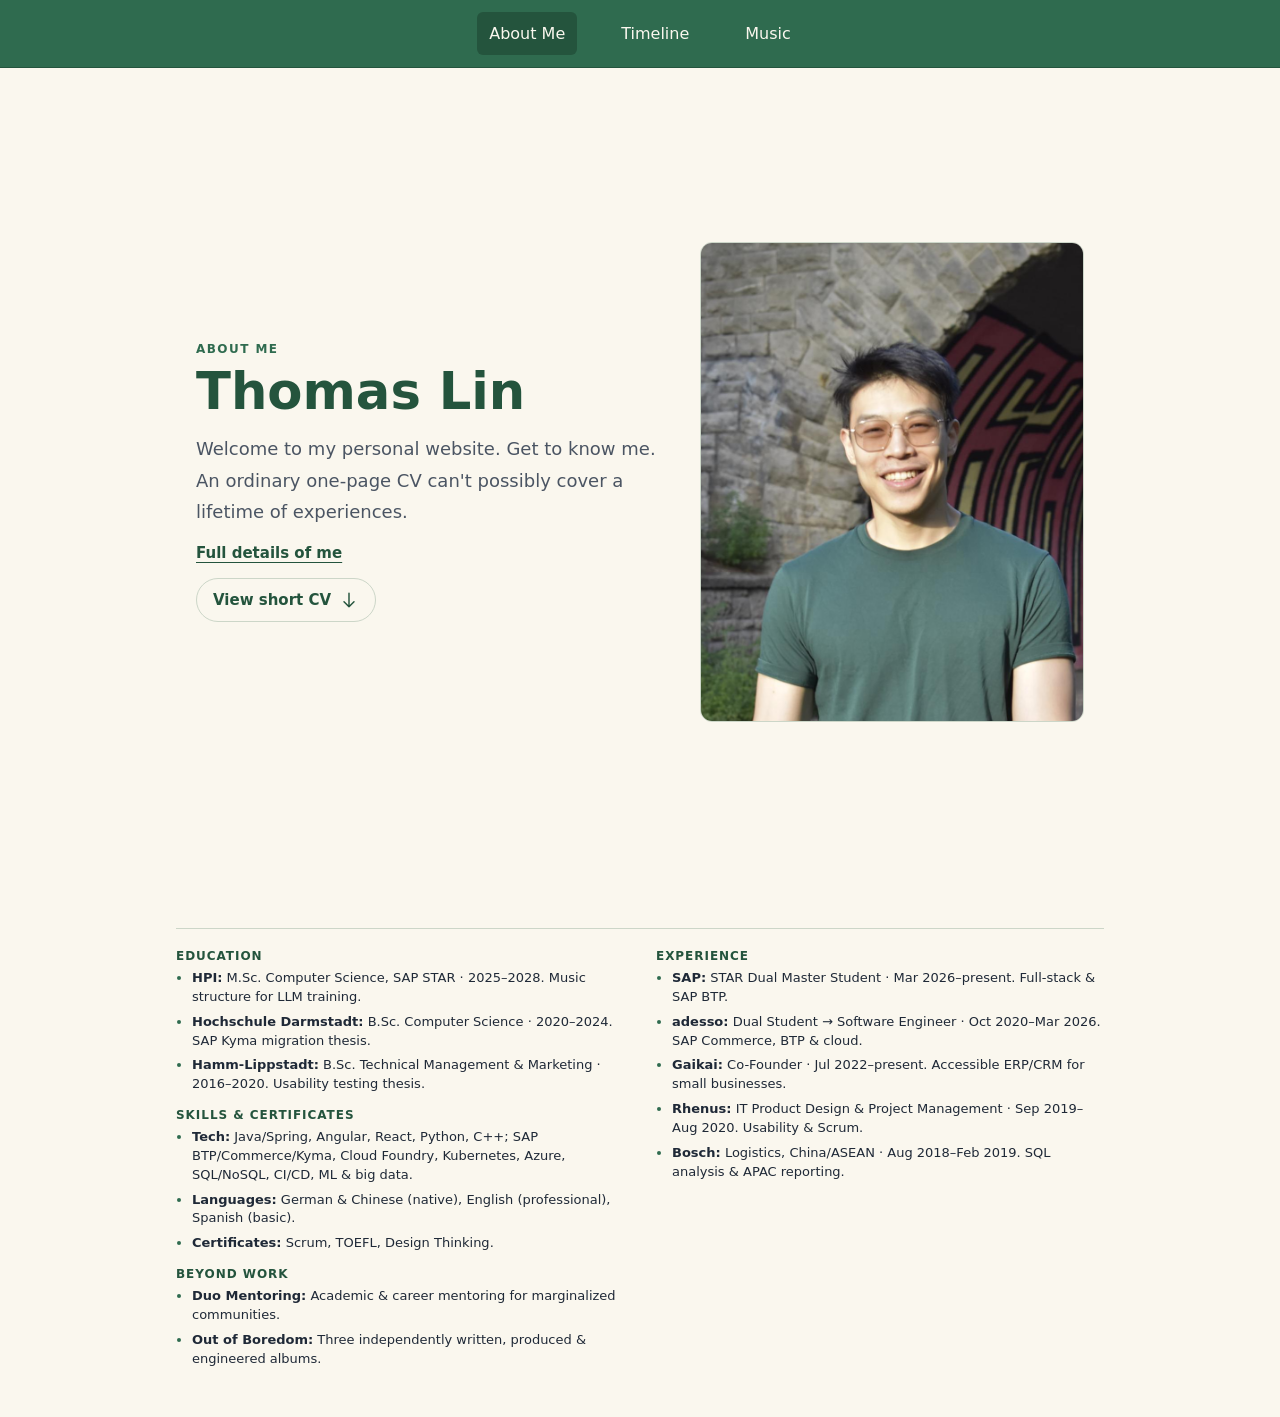
<file: index.html>
<!DOCTYPE html>
<html>
  <head>
    <meta charset="utf-8">
    <title>Redirecting</title>
    <meta http-equiv="refresh" content="0; url=/about-me">
  </head>
  <body>
    <pre>Redirecting to <a href="/about-me">/about-me</a></pre>
  </body>
</html>
</file>
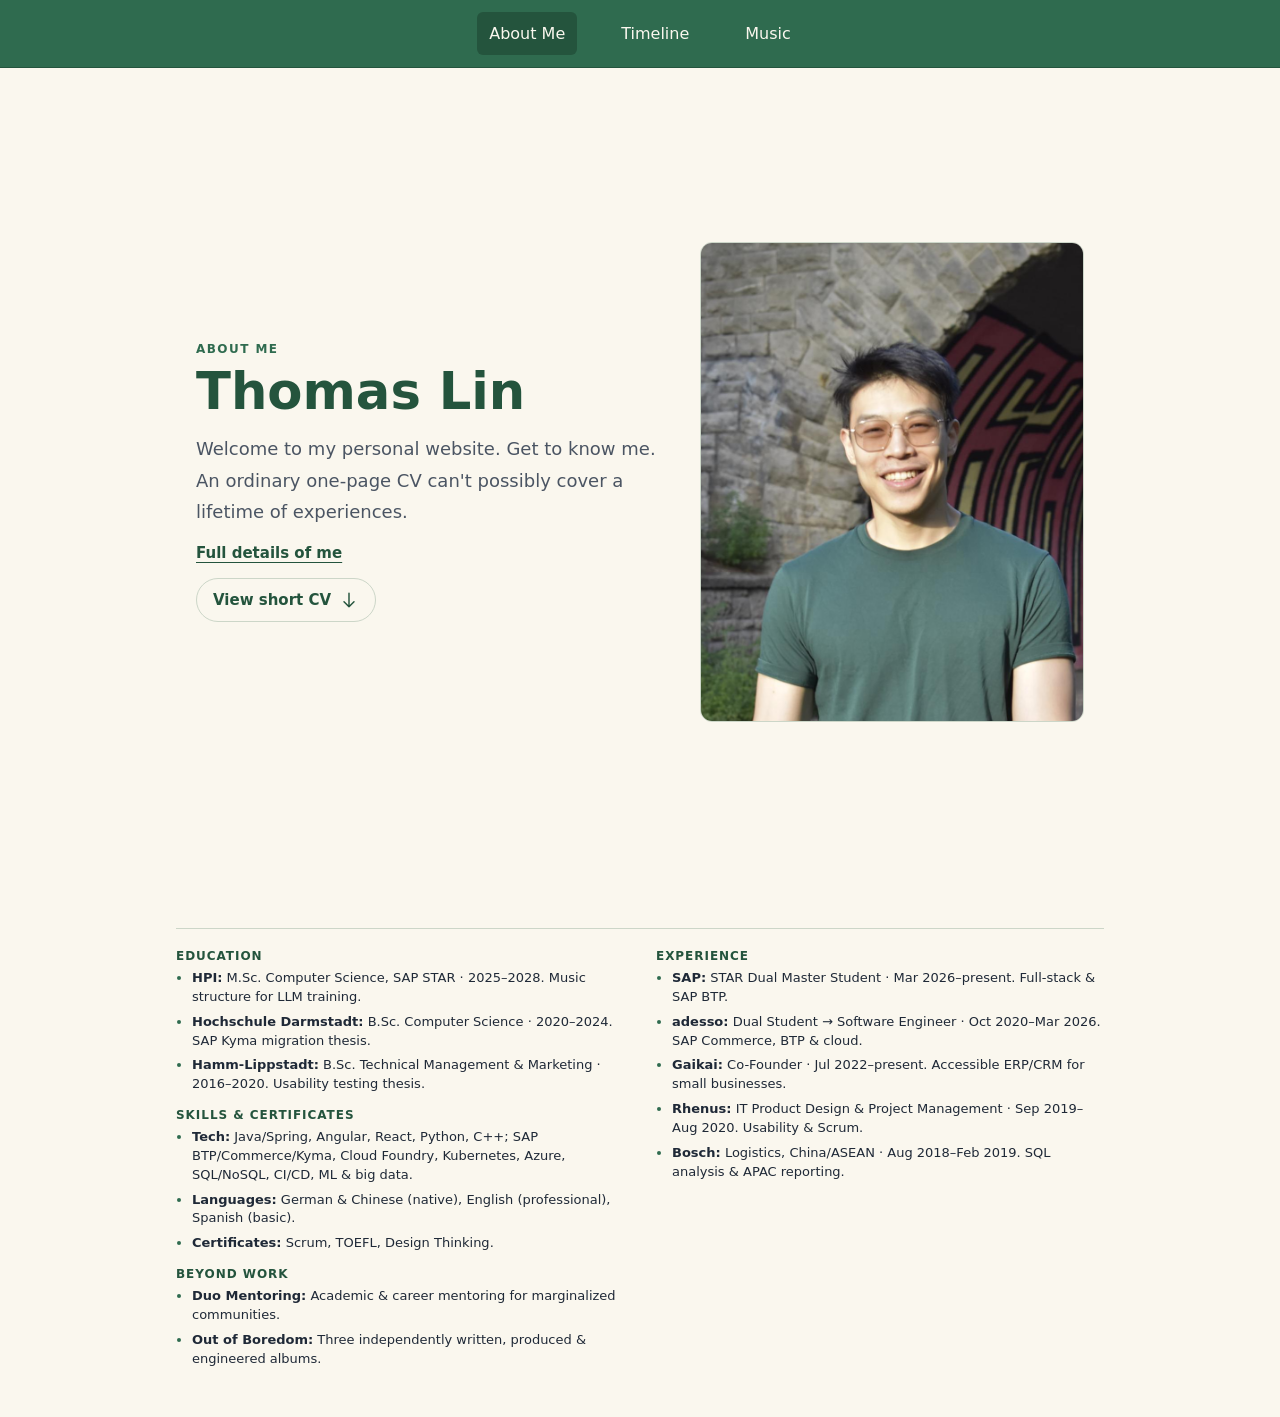
<file: about-me/index.html>
<!DOCTYPE html><html lang="en" data-beasties-container><head>
    <meta charset="utf-8">
    <title>About Me</title>
    <base href="/">
    <meta name="viewport" content="width=device-width, initial-scale=1">
    <link rel="icon" type="image/x-icon" href="favicon.ico">
  <style>body{margin:0;font-family:system-ui,sans-serif;color:#1f2937;background:#faf7ee}
</style><link rel="stylesheet" href="styles-GLPR2ODJ.css" media="print" onload="this.media='all'"><noscript><link rel="stylesheet" href="styles-GLPR2ODJ.css"></noscript><style ng-app-id="ng">[_nghost-ng-c582792440]{display:flex;flex-direction:column;min-height:100svh}main[_ngcontent-ng-c582792440]{display:flex;flex:1}</style><style ng-app-id="ng">[_nghost-ng-c341234840]{display:block}header[_ngcontent-ng-c341234840]{border-bottom:1px solid #24543d;background:#2f6b4f}nav[_ngcontent-ng-c341234840]{display:flex;justify-content:center;gap:clamp(.25rem,3vw,2rem);padding:.75rem 1rem}a[_ngcontent-ng-c341234840]{padding:.75rem;border-radius:.375rem;color:#faf7ee;font-weight:500;text-decoration:none;white-space:nowrap}a[_ngcontent-ng-c341234840]:hover, a.active[_ngcontent-ng-c341234840]{color:#faf7ee;background:#24543d}a[_ngcontent-ng-c341234840]:focus-visible{outline:2px solid #faf7ee;outline-offset:2px}</style><style ng-app-id="ng">[_nghost-ng-c2731722389]{display:flex;align-items:flex-start;justify-content:center;width:100%;box-sizing:border-box;padding:0 1.5rem 3rem}.about-me[_ngcontent-ng-c2731722389]{display:flex;flex-direction:column;gap:2rem;width:100%;max-width:68rem}.profile[_ngcontent-ng-c2731722389]{display:flex;align-items:center;justify-content:center;gap:1.5rem;min-height:calc(100svh - 4.5rem);box-sizing:border-box;padding-block:3rem}.introduction[_ngcontent-ng-c2731722389]{flex:0 1 30rem;min-width:0}.eyebrow[_ngcontent-ng-c2731722389]{margin:0 0 .375rem;color:#2f6b4f;font-size:.75rem;font-weight:600;letter-spacing:.12em;text-transform:uppercase}h1[_ngcontent-ng-c2731722389]{margin:0 0 .625rem;color:#24543d;font-size:clamp(2rem,4vw,3.25rem);line-height:1.15}.location[_ngcontent-ng-c2731722389]{margin:0;font-size:1rem}.description[_ngcontent-ng-c2731722389]{margin:.75rem 0 0;max-width:42ch;color:#4b5563;font-size:1.125rem;line-height:1.75}.portrait[_ngcontent-ng-c2731722389]{display:block;flex:0 0 auto;width:clamp(17rem,32vw,24rem);max-width:100%;height:auto;aspect-ratio:4/5;object-fit:cover;box-sizing:border-box;border:1px solid #ccd6c8;border-radius:.75rem}.timeline-link[_ngcontent-ng-c2731722389]{display:inline-block;margin-top:1rem;color:#24543d;font-size:.9375rem;font-weight:600;text-underline-offset:.25em}.scroll-down[_ngcontent-ng-c2731722389]{display:flex;align-items:center;justify-content:center;gap:.5rem;width:fit-content;min-height:2.75rem;margin-top:1rem;padding:.625rem 1rem;border:1px solid #ccd6c8;border-radius:1.5rem;background:transparent;color:#24543d;font:inherit;font-size:.9375rem;font-weight:600;cursor:pointer}.scroll-down[_ngcontent-ng-c2731722389]:hover{background:#e5eadf}.timeline-link[_ngcontent-ng-c2731722389]:focus-visible, .scroll-down[_ngcontent-ng-c2731722389]:focus-visible{outline:2px solid #2f6b4f;outline-offset:4px}.details[_ngcontent-ng-c2731722389]{display:flex;align-items:flex-start;gap:2rem;width:100%;max-width:58rem;align-self:center;padding-top:1.25rem;border-top:1px solid #ccd6c8;scroll-margin-top:1.5rem}.column[_ngcontent-ng-c2731722389]{flex:1;min-width:0}.column[_ngcontent-ng-c2731722389]   section[_ngcontent-ng-c2731722389] + section[_ngcontent-ng-c2731722389]{margin-top:.875rem}h2[_ngcontent-ng-c2731722389]{margin:0 0 .375rem;color:#24543d;font-size:.75rem;letter-spacing:.08em;text-transform:uppercase}ul[_ngcontent-ng-c2731722389]{margin:0;padding-left:1rem;font-size:.8125rem;line-height:1.45}li[_ngcontent-ng-c2731722389] + li[_ngcontent-ng-c2731722389]{margin-top:.375rem}li[_ngcontent-ng-c2731722389]::marker{color:#2f6b4f}strong[_ngcontent-ng-c2731722389]{font-weight:600}@media(max-width:700px){[_nghost-ng-c2731722389]{padding:0 1rem 2rem}.profile[_ngcontent-ng-c2731722389]{flex-direction:column;align-items:center;justify-content:center;gap:1.5rem;text-align:center}.introduction[_ngcontent-ng-c2731722389]{flex:0 1 auto;max-width:30rem}.portrait[_ngcontent-ng-c2731722389]{width:min(80vw,20rem)}.scroll-down[_ngcontent-ng-c2731722389]{margin-inline:auto}.details[_ngcontent-ng-c2731722389]{flex-direction:column;gap:1.25rem}}</style></head>
  <body><!--nghm--><script type="text/javascript" id="ng-event-dispatch-contract">(()=>{function p(t,n,r,o,e,i,f,m){return{eventType:t,event:n,targetElement:r,eic:o,timeStamp:e,eia:i,eirp:f,eiack:m}}function u(t){let n=[],r=e=>{n.push(e)};return{c:t,q:n,et:[],etc:[],d:r,h:e=>{r(p(e.type,e,e.target,t,Date.now()))}}}function s(t,n,r){for(let o=0;o<n.length;o++){let e=n[o];(r?t.etc:t.et).push(e),t.c.addEventListener(e,t.h,r)}}function c(t,n,r,o,e=window){let i=u(t);e._ejsas||(e._ejsas={}),e._ejsas[n]=i,s(i,r),s(i,o,!0)}window.__jsaction_bootstrap=c;})();
</script><script>window.__jsaction_bootstrap(document.body,"ng",["click"],[]);</script>
    <app-root ng-version="21.2.26" _nghost-ng-c582792440 ngh="1" ng-server-context="ssg"><app-navbar _ngcontent-ng-c582792440 _nghost-ng-c341234840 ngh="0"><header _ngcontent-ng-c341234840><nav _ngcontent-ng-c341234840 aria-label="Main navigation"><a _ngcontent-ng-c341234840 routerlink="/about-me" routerlinkactive="active" ariacurrentwhenactive="page" href="/about-me" class="active" aria-current="page" jsaction="click:;">About Me</a><a _ngcontent-ng-c341234840 routerlink="/timeline" routerlinkactive="active" ariacurrentwhenactive="page" href="/timeline" class jsaction="click:;">Timeline</a><a _ngcontent-ng-c341234840 routerlink="/music" routerlinkactive="active" ariacurrentwhenactive="page" href="/music" class jsaction="click:;">Music</a></nav></header></app-navbar><main _ngcontent-ng-c582792440><router-outlet _ngcontent-ng-c582792440></router-outlet><app-about-me _nghost-ng-c2731722389 ngh="0"><article _ngcontent-ng-c2731722389 aria-labelledby="about-me-heading" class="about-me"><header _ngcontent-ng-c2731722389 class="profile"><div _ngcontent-ng-c2731722389 class="introduction"><p _ngcontent-ng-c2731722389 class="eyebrow">About me</p><h1 _ngcontent-ng-c2731722389 id="about-me-heading">Thomas Lin</h1><p _ngcontent-ng-c2731722389 class="description"> Welcome to my personal website. Get to know me. An ordinary one-page CV can't possibly cover a lifetime of experiences. </p><a _ngcontent-ng-c2731722389 routerlink="/timeline" class="timeline-link" href="/timeline" jsaction="click:;">Full details of me</a><button _ngcontent-ng-c2731722389 type="button" title="Scroll down to view my short CV" aria-controls="cv-summary" class="scroll-down" jsaction="click:;"><span _ngcontent-ng-c2731722389>View short CV</span><svg _ngcontent-ng-c2731722389="" viewBox="0 0 24 24" width="20" height="20" fill="none" stroke="currentColor" stroke-width="1.75" stroke-linecap="round" stroke-linejoin="round" aria-hidden="true"><path _ngcontent-ng-c2731722389="" d="M12 4v16m-6-6 6 6 6-6"/></svg></button></div><img _ngcontent-ng-c2731722389 src="picture_of_me.jpeg" alt="Portrait of Thomas" width="384" height="480" class="portrait"></header><section _ngcontent-ng-c2731722389 id="cv-summary" tabindex="-1" aria-label="Condensed CV" class="details"><div _ngcontent-ng-c2731722389 class="column"><section _ngcontent-ng-c2731722389 aria-labelledby="education-heading"><h2 _ngcontent-ng-c2731722389 id="education-heading">Education</h2><ul _ngcontent-ng-c2731722389><li _ngcontent-ng-c2731722389><strong _ngcontent-ng-c2731722389>HPI:</strong> M.Sc. Computer Science, SAP STAR · 2025–2028. Music structure for LLM training. </li><li _ngcontent-ng-c2731722389><strong _ngcontent-ng-c2731722389>Hochschule Darmstadt:</strong> B.Sc. Computer Science · 2020–2024. SAP Kyma migration thesis. </li><li _ngcontent-ng-c2731722389><strong _ngcontent-ng-c2731722389>Hamm-Lippstadt:</strong> B.Sc. Technical Management &amp; Marketing · 2016–2020. Usability testing thesis. </li></ul></section><section _ngcontent-ng-c2731722389 aria-labelledby="skills-heading"><h2 _ngcontent-ng-c2731722389 id="skills-heading">Skills &amp; certificates</h2><ul _ngcontent-ng-c2731722389><li _ngcontent-ng-c2731722389><strong _ngcontent-ng-c2731722389>Tech:</strong> Java/Spring, Angular, React, Python, C++; SAP BTP/Commerce/Kyma, Cloud Foundry, Kubernetes, Azure, SQL/NoSQL, CI/CD, ML &amp; big data. </li><li _ngcontent-ng-c2731722389><strong _ngcontent-ng-c2731722389>Languages:</strong> German &amp; Chinese (native), English (professional), Spanish (basic). </li><li _ngcontent-ng-c2731722389><strong _ngcontent-ng-c2731722389>Certificates:</strong> Scrum, TOEFL, Design Thinking.</li></ul></section><section _ngcontent-ng-c2731722389 aria-labelledby="beyond-work-heading"><h2 _ngcontent-ng-c2731722389 id="beyond-work-heading">Beyond work</h2><ul _ngcontent-ng-c2731722389><li _ngcontent-ng-c2731722389><strong _ngcontent-ng-c2731722389>Duo Mentoring:</strong> Academic &amp; career mentoring for marginalized communities. </li><li _ngcontent-ng-c2731722389><strong _ngcontent-ng-c2731722389>Out of Boredom:</strong> Three independently written, produced &amp; engineered albums. </li></ul></section></div><section _ngcontent-ng-c2731722389 aria-labelledby="experience-heading" class="column"><h2 _ngcontent-ng-c2731722389 id="experience-heading">Experience</h2><ul _ngcontent-ng-c2731722389><li _ngcontent-ng-c2731722389><strong _ngcontent-ng-c2731722389>SAP:</strong> STAR Dual Master Student · Mar 2026–present. Full-stack &amp; SAP BTP. </li><li _ngcontent-ng-c2731722389><strong _ngcontent-ng-c2731722389>adesso:</strong> Dual Student → Software Engineer · Oct 2020–Mar 2026. SAP Commerce, BTP &amp; cloud. </li><li _ngcontent-ng-c2731722389><strong _ngcontent-ng-c2731722389>Gaikai:</strong> Co-Founder · Jul 2022–present. Accessible ERP/CRM for small businesses. </li><li _ngcontent-ng-c2731722389><strong _ngcontent-ng-c2731722389>Rhenus:</strong> IT Product Design &amp; Project Management · Sep 2019–Aug 2020. Usability &amp; Scrum. </li><li _ngcontent-ng-c2731722389><strong _ngcontent-ng-c2731722389>Bosch:</strong> Logistics, China/ASEAN · Aug 2018–Feb 2019. SQL analysis &amp; APAC reporting. </li></ul></section></section></article></app-about-me><!----></main></app-root>
  <script src="main-OMSEUQRA.js" type="module"></script>

<script id="ng-state" type="application/json">{"__nghData__":[{},{"c":{"2":[{"i":"c2731722389","r":1}]}}]}</script></body></html>
</file>
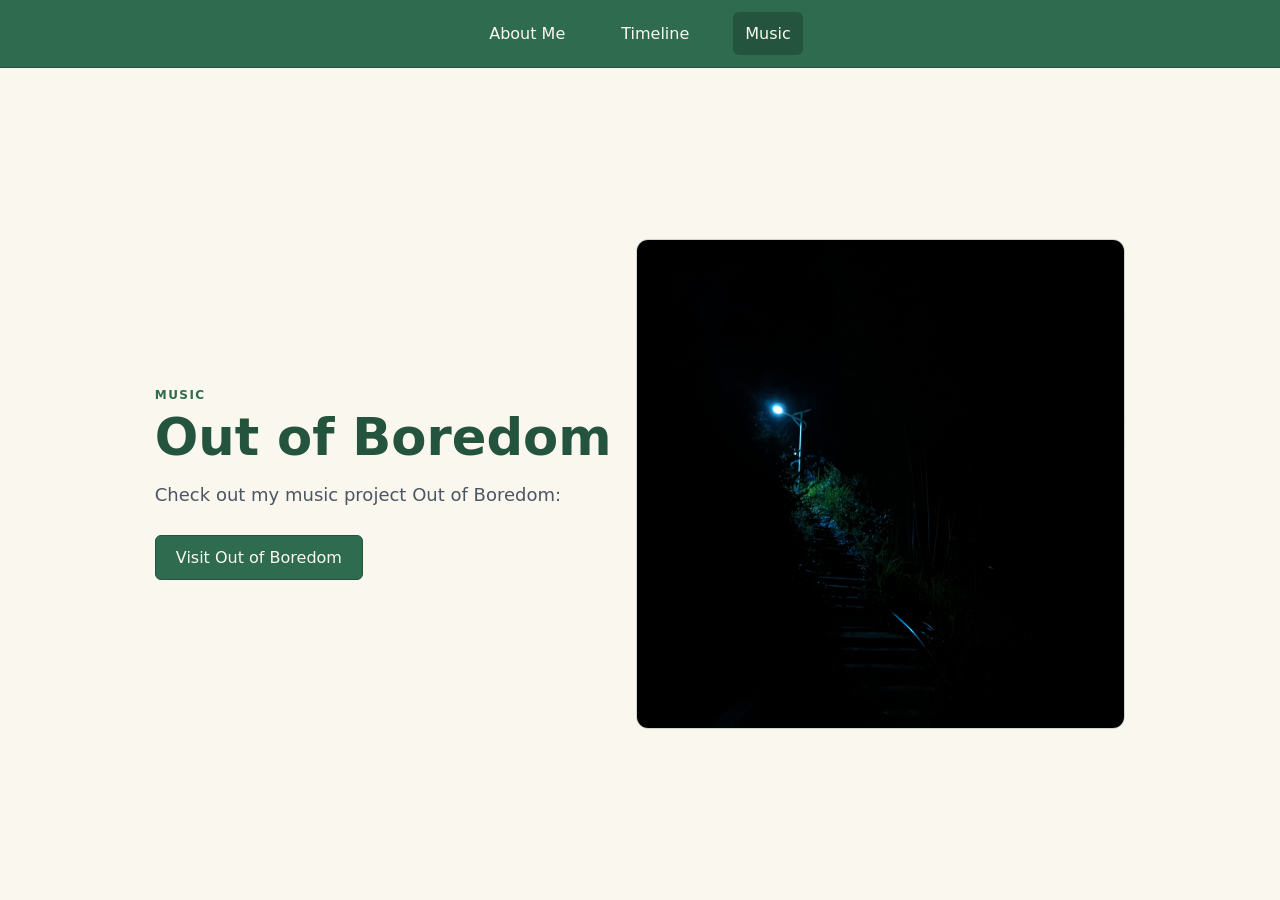
<file: music/index.html>
<!DOCTYPE html><html lang="en" data-beasties-container><head>
    <meta charset="utf-8">
    <title>Music</title>
    <base href="/">
    <meta name="viewport" content="width=device-width, initial-scale=1">
    <link rel="icon" type="image/x-icon" href="favicon.ico">
  <style>body{margin:0;font-family:system-ui,sans-serif;color:#1f2937;background:#faf7ee}
</style><link rel="stylesheet" href="styles-GLPR2ODJ.css" media="print" onload="this.media='all'"><noscript><link rel="stylesheet" href="styles-GLPR2ODJ.css"></noscript><style ng-app-id="ng">[_nghost-ng-c582792440]{display:flex;flex-direction:column;min-height:100svh}main[_ngcontent-ng-c582792440]{display:flex;flex:1}</style><style ng-app-id="ng">[_nghost-ng-c341234840]{display:block}header[_ngcontent-ng-c341234840]{border-bottom:1px solid #24543d;background:#2f6b4f}nav[_ngcontent-ng-c341234840]{display:flex;justify-content:center;gap:clamp(.25rem,3vw,2rem);padding:.75rem 1rem}a[_ngcontent-ng-c341234840]{padding:.75rem;border-radius:.375rem;color:#faf7ee;font-weight:500;text-decoration:none;white-space:nowrap}a[_ngcontent-ng-c341234840]:hover, a.active[_ngcontent-ng-c341234840]{color:#faf7ee;background:#24543d}a[_ngcontent-ng-c341234840]:focus-visible{outline:2px solid #faf7ee;outline-offset:2px}</style><style ng-app-id="ng">[_nghost-ng-c2913116823]{display:flex;align-items:center;justify-content:center;width:100%;box-sizing:border-box;padding:3rem 1.5rem}.music[_ngcontent-ng-c2913116823]{display:flex;align-items:center;justify-content:center;gap:1.5rem;width:100%;max-width:68rem}.introduction[_ngcontent-ng-c2913116823]{flex:0 1 auto;min-width:0}.album-teaser[_ngcontent-ng-c2913116823]{display:block;flex:0 0 auto;width:45%;max-width:100%;height:auto;aspect-ratio:1/1;object-fit:cover;box-sizing:border-box;border:1px solid #ccd6c8;border-radius:.75rem}.eyebrow[_ngcontent-ng-c2913116823]{margin:0 0 .375rem;color:#2f6b4f;font-size:.75rem;font-weight:600;letter-spacing:.12em;text-transform:uppercase}h1[_ngcontent-ng-c2913116823]{margin:0 0 .625rem;color:#24543d;font-size:clamp(2rem,4vw,3.25rem);line-height:1.15}.description[_ngcontent-ng-c2913116823]{margin:.75rem 0 1.5rem;color:#4b5563;font-size:1.125rem;line-height:1.75}@media(max-width:700px){[_nghost-ng-c2913116823]{padding:2rem 1rem;text-align:center}.music[_ngcontent-ng-c2913116823]{flex-direction:column;gap:2rem}.album-teaser[_ngcontent-ng-c2913116823]{width:min(100%,30rem)}}</style><style ng-app-id="ng">[_nghost-ng-c1166531115]{display:inline-block;max-width:100%}button[_ngcontent-ng-c1166531115]{box-sizing:border-box;max-width:100%;min-height:2.75rem;padding:.75rem 1.25rem;border:1px solid #24543d;border-radius:.375rem;color:#faf7ee;background:#2f6b4f;font:inherit;font-weight:500;cursor:pointer}button[_ngcontent-ng-c1166531115]:hover, button[_ngcontent-ng-c1166531115]:active{background:#24543d}button[_ngcontent-ng-c1166531115]:focus-visible{outline:2px solid #24543d;outline-offset:3px}</style></head>
  <body><!--nghm--><script type="text/javascript" id="ng-event-dispatch-contract">(()=>{function p(t,n,r,o,e,i,f,m){return{eventType:t,event:n,targetElement:r,eic:o,timeStamp:e,eia:i,eirp:f,eiack:m}}function u(t){let n=[],r=e=>{n.push(e)};return{c:t,q:n,et:[],etc:[],d:r,h:e=>{r(p(e.type,e,e.target,t,Date.now()))}}}function s(t,n,r){for(let o=0;o<n.length;o++){let e=n[o];(r?t.etc:t.et).push(e),t.c.addEventListener(e,t.h,r)}}function c(t,n,r,o,e=window){let i=u(t);e._ejsas||(e._ejsas={}),e._ejsas[n]=i,s(i,r),s(i,o,!0)}window.__jsaction_bootstrap=c;})();
</script><script>window.__jsaction_bootstrap(document.body,"ng",["click"],[]);</script>
    <app-root ng-version="21.2.26" _nghost-ng-c582792440 ngh="1" ng-server-context="ssg"><app-navbar _ngcontent-ng-c582792440 _nghost-ng-c341234840 ngh="0"><header _ngcontent-ng-c341234840><nav _ngcontent-ng-c341234840 aria-label="Main navigation"><a _ngcontent-ng-c341234840 routerlink="/about-me" routerlinkactive="active" ariacurrentwhenactive="page" href="/about-me" class jsaction="click:;">About Me</a><a _ngcontent-ng-c341234840 routerlink="/timeline" routerlinkactive="active" ariacurrentwhenactive="page" href="/timeline" class jsaction="click:;">Timeline</a><a _ngcontent-ng-c341234840 routerlink="/music" routerlinkactive="active" ariacurrentwhenactive="page" href="/music" class="active" aria-current="page" jsaction="click:;">Music</a></nav></header></app-navbar><main _ngcontent-ng-c582792440><router-outlet _ngcontent-ng-c582792440></router-outlet><app-music _nghost-ng-c2913116823 ngh="0"><section _ngcontent-ng-c2913116823 aria-labelledby="music-heading" class="music"><div _ngcontent-ng-c2913116823 class="introduction"><p _ngcontent-ng-c2913116823 class="eyebrow">Music</p><h1 _ngcontent-ng-c2913116823 id="music-heading">Out of Boredom</h1><p _ngcontent-ng-c2913116823 class="description">Check out my music project Out of Boredom:</p><app-button _ngcontent-ng-c2913116823 text="Visit Out of Boredom" _nghost-ng-c1166531115 ngh="0"><button _ngcontent-ng-c1166531115 type="button" jsaction="click:;">Visit Out of Boredom</button></app-button></div><img _ngcontent-ng-c2913116823 src="next_album_teaser.jpg" alt="Teaser for the next Out of Boredom album" width="4080" height="3072" class="album-teaser"></section></app-music><!----></main></app-root>
  <script src="main-OMSEUQRA.js" type="module"></script>

<script id="ng-state" type="application/json">{"__nghData__":[{},{"c":{"2":[{"i":"c2913116823","r":1}]}}]}</script></body></html>
</file>
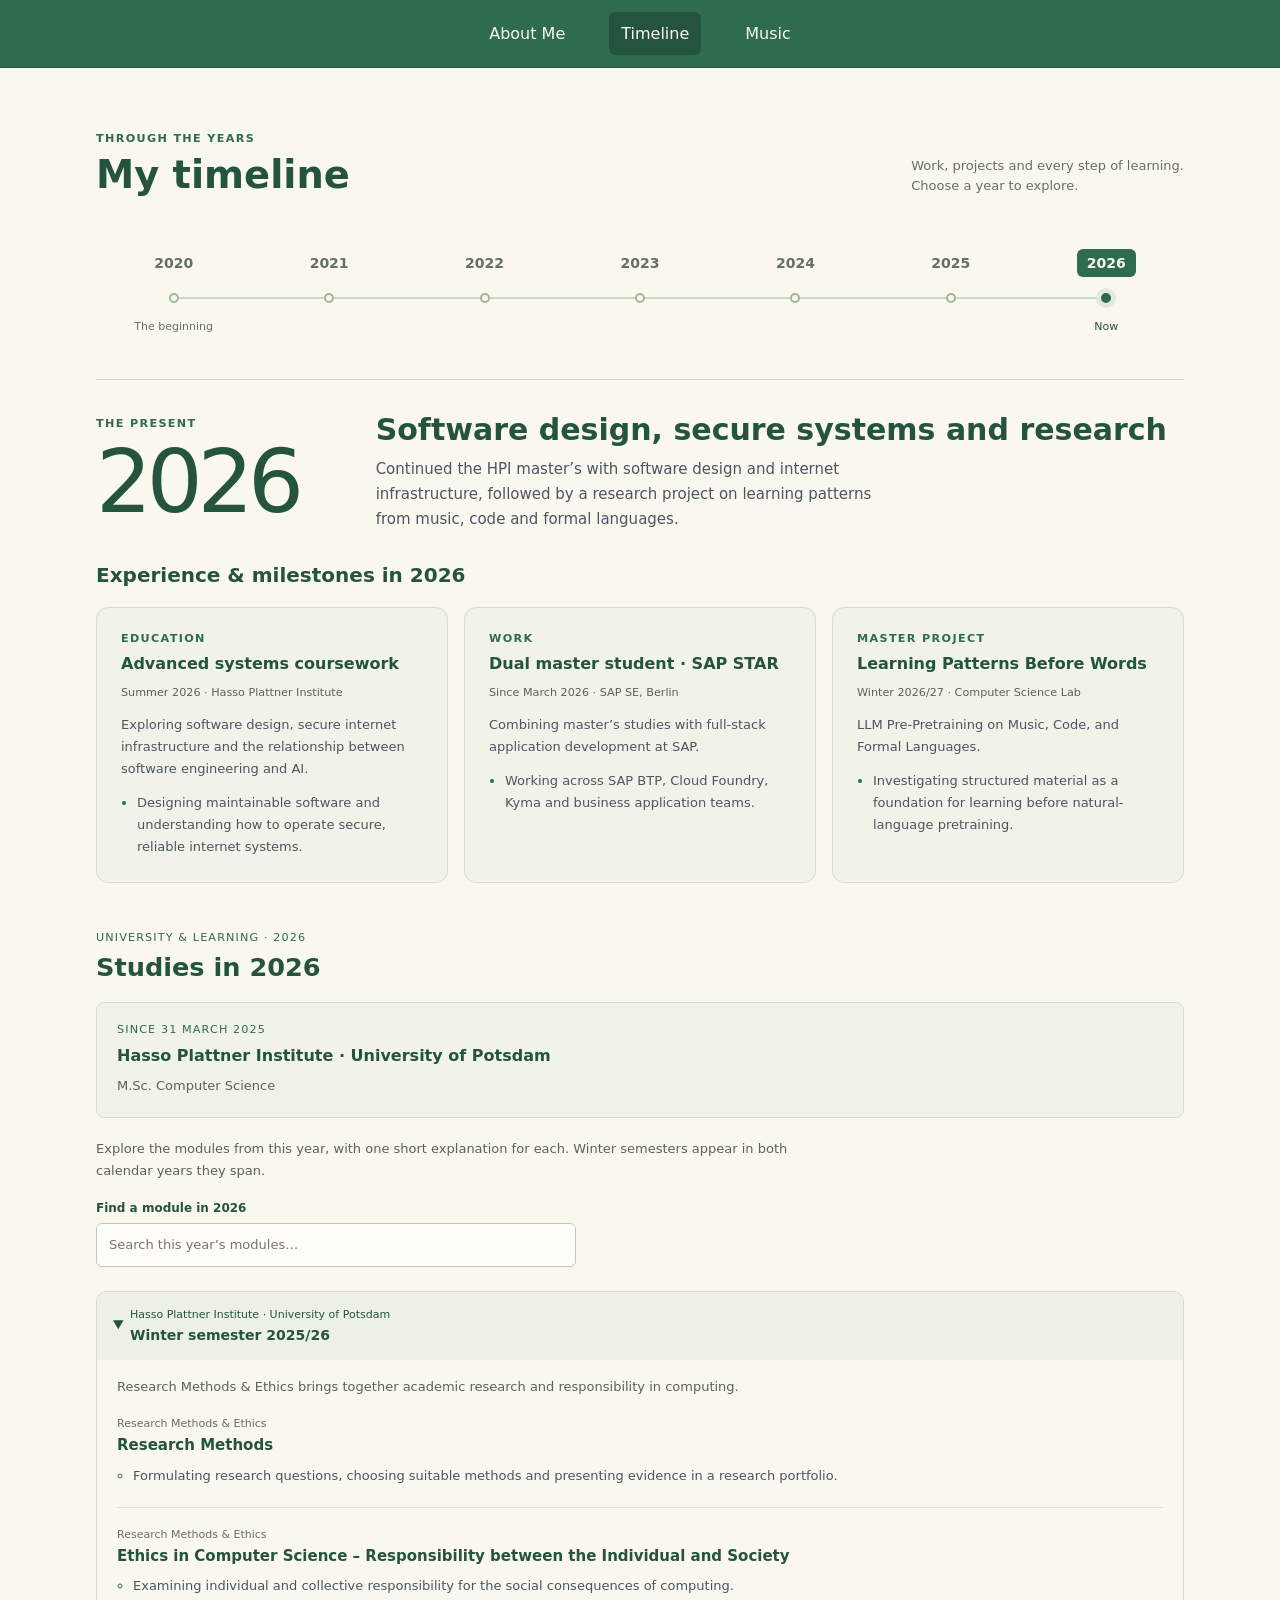
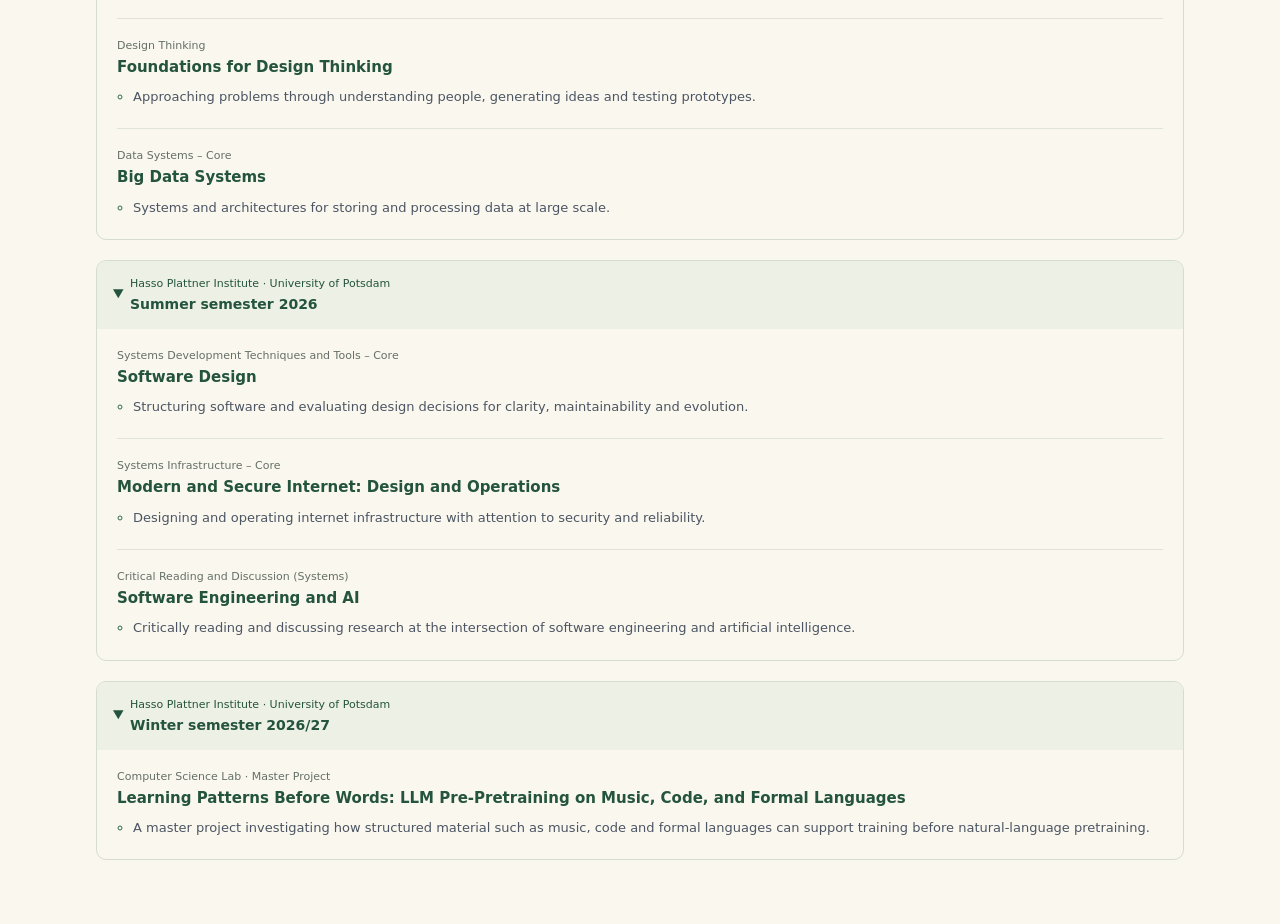
<file: timeline/index.html>
<!DOCTYPE html><html lang="en" data-beasties-container><head>
    <meta charset="utf-8">
    <title>Timeline</title>
    <base href="/">
    <meta name="viewport" content="width=device-width, initial-scale=1">
    <link rel="icon" type="image/x-icon" href="favicon.ico">
  <style>body{margin:0;font-family:system-ui,sans-serif;color:#1f2937;background:#faf7ee}
</style><link rel="stylesheet" href="styles-GLPR2ODJ.css" media="print" onload="this.media='all'"><noscript><link rel="stylesheet" href="styles-GLPR2ODJ.css"></noscript><style ng-app-id="ng">[_nghost-ng-c582792440]{display:flex;flex-direction:column;min-height:100svh}main[_ngcontent-ng-c582792440]{display:flex;flex:1}</style><style ng-app-id="ng">[_nghost-ng-c341234840]{display:block}header[_ngcontent-ng-c341234840]{border-bottom:1px solid #24543d;background:#2f6b4f}nav[_ngcontent-ng-c341234840]{display:flex;justify-content:center;gap:clamp(.25rem,3vw,2rem);padding:.75rem 1rem}a[_ngcontent-ng-c341234840]{padding:.75rem;border-radius:.375rem;color:#faf7ee;font-weight:500;text-decoration:none;white-space:nowrap}a[_ngcontent-ng-c341234840]:hover, a.active[_ngcontent-ng-c341234840]{color:#faf7ee;background:#24543d}a[_ngcontent-ng-c341234840]:focus-visible{outline:2px solid #faf7ee;outline-offset:2px}</style><style ng-app-id="ng">[_nghost-ng-c2840301609]{display:block;width:100%;padding:clamp(2rem,5vw,4rem) 1.5rem;box-sizing:border-box}.timeline[_ngcontent-ng-c2840301609]{max-width:68rem;margin:0 auto}.timeline-header[_ngcontent-ng-c2840301609]{display:flex;align-items:flex-end;justify-content:space-between;gap:1rem}.eyebrow[_ngcontent-ng-c2840301609]{margin:0 0 .5rem;color:#2f6b4f;font-size:.7rem;font-weight:600;letter-spacing:.12em;text-transform:uppercase}h1[_ngcontent-ng-c2840301609], h2[_ngcontent-ng-c2840301609], h3[_ngcontent-ng-c2840301609]{color:#24543d;margin:0}h1[_ngcontent-ng-c2840301609]{font-size:clamp(1.75rem,3vw,2.5rem);line-height:1.15}.hint[_ngcontent-ng-c2840301609]{margin:0;color:#647067;font-size:.8125rem;line-height:1.6}.year-selector[_ngcontent-ng-c2840301609]{display:flex;padding:2.5rem 0 2rem}.year-button[_ngcontent-ng-c2840301609]{position:relative;display:flex;flex:1;min-width:0;flex-direction:column;align-items:center;gap:1rem;padding:.75rem 0;border:0;border-radius:.5rem;background:transparent;color:#647067;font:inherit;cursor:pointer}.year-button[_ngcontent-ng-c2840301609]:before{content:"";position:absolute;top:3.75rem;left:0;right:0;height:2px;background:#ccd6c8}.year-button[_ngcontent-ng-c2840301609]:first-child:before{left:50%}.year-button[_ngcontent-ng-c2840301609]:last-child:before{right:50%}.year-button[_ngcontent-ng-c2840301609]:hover{color:#24543d;background:#2f6b4f08}.year-button[_ngcontent-ng-c2840301609]:focus-visible{outline:2px solid #2f6b4f;outline-offset:3px}.year-button.selected[_ngcontent-ng-c2840301609]{color:#24543d}.year-button.selected[_ngcontent-ng-c2840301609]   .year-label[_ngcontent-ng-c2840301609]{background:#2f6b4f;color:#faf7ee}.year-button.selected[_ngcontent-ng-c2840301609]   .year-dot[_ngcontent-ng-c2840301609]{background:#2f6b4f;border-color:#2f6b4f;box-shadow:0 0 0 5px #e3e9dc}.year-label[_ngcontent-ng-c2840301609]{padding:.25rem .625rem;border-radius:.375rem;font-size:.875rem;font-weight:600;line-height:1.25rem;transition:background .18s ease,color .18s ease}.year-dot[_ngcontent-ng-c2840301609]{z-index:1;width:.625rem;height:.625rem;box-sizing:border-box;border:2px solid #a4b59e;border-radius:50%;background:#faf7ee;transition:background .18s ease,box-shadow .18s ease}.year-caption[_ngcontent-ng-c2840301609]{min-height:1rem;font-size:.6875rem;line-height:1rem}.context[_ngcontent-ng-c2840301609]{min-height:25rem;border-top:1px solid #ccd6c8}.chapter[_ngcontent-ng-c2840301609]{padding-top:2rem;animation:_ngcontent-ng-c2840301609_reveal .26s ease-out}.chapter-intro[_ngcontent-ng-c2840301609]{display:flex;align-items:center;gap:clamp(2rem,6vw,5rem);margin-bottom:2rem}.chapter-year[_ngcontent-ng-c2840301609]{display:flex;flex-direction:column}.large-year[_ngcontent-ng-c2840301609]{color:#24543d;font-size:clamp(3.5rem,8vw,5.5rem);font-weight:300;line-height:1;letter-spacing:-.06em}h2[_ngcontent-ng-c2840301609]{font-size:clamp(1.375rem,2.5vw,1.875rem);font-weight:600}.chapter-summary[_ngcontent-ng-c2840301609]   p[_ngcontent-ng-c2840301609]{max-width:55ch;margin:.625rem 0 0;color:#4b5563;font-size:.9375rem;line-height:1.65}.details[_ngcontent-ng-c2840301609]{display:grid;grid-template-columns:repeat(auto-fit,minmax(min(100%,18rem),1fr));gap:1rem}.experience-heading[_ngcontent-ng-c2840301609]{margin-bottom:1.25rem;font-size:1.25rem}.detail[_ngcontent-ng-c2840301609]{padding:1.5rem;border:1px solid #d5ddcf;border-radius:.75rem;background:#f1f2e8}h3[_ngcontent-ng-c2840301609]{font-size:1rem;line-height:1.4;font-weight:600}.detail-description[_ngcontent-ng-c2840301609]{margin:.75rem 0 0;color:#4b5563;font-size:.8125rem;line-height:1.7}.detail-period[_ngcontent-ng-c2840301609]{margin:.5rem 0 0;font-size:.7rem;line-height:1.6;color:#59635c}.detail-bullets[_ngcontent-ng-c2840301609]{margin:.75rem 0 0;padding-left:1rem;font-size:.8125rem;line-height:1.7;color:#4b5563}.detail-bullets[_ngcontent-ng-c2840301609]   li[_ngcontent-ng-c2840301609] + li[_ngcontent-ng-c2840301609]{margin-top:.5rem}.detail-bullets[_ngcontent-ng-c2840301609]   li[_ngcontent-ng-c2840301609]::marker{color:#2f6b4f}.earlier[_ngcontent-ng-c2840301609]{margin-top:1.25rem}.earlier[_ngcontent-ng-c2840301609]   summary[_ngcontent-ng-c2840301609]{cursor:pointer;padding:1rem 0;color:#24543d;font-size:.875rem}.earlier[_ngcontent-ng-c2840301609]   summary[_ngcontent-ng-c2840301609]:focus-visible{outline:2px solid #2f6b4f;outline-offset:3px}.visually-hidden[_ngcontent-ng-c2840301609]{position:absolute;width:1px;height:1px;padding:0;overflow:hidden;clip-path:inset(50%);white-space:nowrap}@keyframes _ngcontent-ng-c2840301609_reveal{0%{opacity:0;transform:translateY(8px)}to{opacity:1;transform:translateY(0)}}@media(max-width:700px){[_nghost-ng-c2840301609]{padding:2rem 1rem}.timeline-header[_ngcontent-ng-c2840301609]{align-items:flex-start;flex-direction:column}.year-label[_ngcontent-ng-c2840301609]{padding-inline:.25rem;font-size:.75rem}.year-caption[_ngcontent-ng-c2840301609]{font-size:.625rem}.year-button[_ngcontent-ng-c2840301609]:first-child   .year-caption[_ngcontent-ng-c2840301609]{font-size:0}.year-button[_ngcontent-ng-c2840301609]:first-child   .year-caption[_ngcontent-ng-c2840301609]:after{content:"Start";font-size:.625rem}.chapter-intro[_ngcontent-ng-c2840301609]{align-items:flex-start;flex-direction:column;gap:1rem}.details[_ngcontent-ng-c2840301609]{grid-template-columns:1fr}}@media(prefers-reduced-motion:reduce){.chapter[_ngcontent-ng-c2840301609]{animation:none}.year-label[_ngcontent-ng-c2840301609], .year-dot[_ngcontent-ng-c2840301609]{transition:none}}</style><style ng-app-id="ng">[_nghost-ng-c947346894]{display:block;margin-top:3rem}h2[_ngcontent-ng-c947346894], h3[_ngcontent-ng-c947346894], h4[_ngcontent-ng-c947346894], p[_ngcontent-ng-c947346894]{margin:0}h2[_ngcontent-ng-c947346894], h3[_ngcontent-ng-c947346894], h4[_ngcontent-ng-c947346894]{color:#24543d}h2[_ngcontent-ng-c947346894]{font-size:clamp(1.25rem,2.5vw,1.6rem)}h3[_ngcontent-ng-c947346894]{font-size:1rem;line-height:1.5}h4[_ngcontent-ng-c947346894]{font-size:.9375rem;font-weight:600;line-height:1.5}.eyebrow[_ngcontent-ng-c947346894]{margin-bottom:.5rem;color:#2f6b4f;font-size:.7rem;letter-spacing:.1em;text-transform:uppercase}.section-heading[_ngcontent-ng-c947346894]{display:flex;justify-content:space-between;gap:1rem;align-items:center}.intro[_ngcontent-ng-c947346894], .group-note[_ngcontent-ng-c947346894]{color:#59635c;font-size:.8125rem;line-height:1.65}.intro[_ngcontent-ng-c947346894]{max-width:88ch;margin:1.25rem 0}summary[_ngcontent-ng-c947346894]{cursor:pointer;color:#24543d;padding:1rem}summary[_ngcontent-ng-c947346894]:focus-visible, input[_ngcontent-ng-c947346894]:focus-visible, button[_ngcontent-ng-c947346894]:focus-visible{outline:2px solid #2f6b4f;outline-offset:3px}.record-grid[_ngcontent-ng-c947346894]{display:grid;grid-template-columns:repeat(auto-fit,minmax(min(100%,20rem),1fr));gap:1rem;margin-top:1.25rem}.record[_ngcontent-ng-c947346894]{padding:1.25rem;background:#f1f2e8;border:1px solid #d5ddcf;border-radius:.5rem}.record[_ngcontent-ng-c947346894]   p[_ngcontent-ng-c947346894]:not(.eyebrow){font-size:.8125rem;color:#59635c;line-height:1.6;margin-top:.5rem}.search[_ngcontent-ng-c947346894]{display:flex;flex-direction:column;gap:.5rem;max-width:30rem;margin-bottom:1.5rem;color:#24543d;font-size:.75rem;font-weight:600}input[_ngcontent-ng-c947346894]{box-sizing:border-box;min-height:2.75rem;width:100%;padding:.625rem .75rem;border:1px solid #bbcbb6;border-radius:.375rem;font:inherit;font-weight:400;font-size:.8125rem;color:#1f2937;background:#fffdf7}.course-groups[_ngcontent-ng-c947346894]{display:grid;gap:1.25rem}.course-group[_ngcontent-ng-c947346894]{border:1px solid #d5ddcf;border-radius:.625rem;overflow:clip}.course-group[_ngcontent-ng-c947346894] > summary[_ngcontent-ng-c947346894]{background:#edf0e4}.course-group[_ngcontent-ng-c947346894]   summary[_ngcontent-ng-c947346894] > span[_ngcontent-ng-c947346894]:first-child{display:inline-block;vertical-align:middle;max-width:calc(100% - 1.5rem)}summary[_ngcontent-ng-c947346894]   small[_ngcontent-ng-c947346894]{display:block;font-size:.6875rem;font-weight:400;margin-bottom:.25rem}summary[_ngcontent-ng-c947346894]   strong[_ngcontent-ng-c947346894]{font-size:.875rem}.group-note[_ngcontent-ng-c947346894]{padding:1rem 1.25rem 0}.course-list[_ngcontent-ng-c947346894]{list-style:none;margin:0;padding:0 1.25rem}.course[_ngcontent-ng-c947346894]{padding:1.25rem 0}.course[_ngcontent-ng-c947346894] + .course[_ngcontent-ng-c947346894]{border-top:1px solid #e0e4d7}.course-heading[_ngcontent-ng-c947346894]{display:flex;justify-content:space-between;align-items:flex-start;gap:1rem}.module-name[_ngcontent-ng-c947346894]{color:#647067;font-size:.6875rem;margin-bottom:.25rem}.explanation[_ngcontent-ng-c947346894]{padding-left:1rem;margin:.5rem 0 0;color:#4b5563;font-size:.8125rem;line-height:1.7}.explanation[_ngcontent-ng-c947346894]   li[_ngcontent-ng-c947346894]::marker{color:#2f6b4f}.empty-state[_ngcontent-ng-c947346894]{padding:2rem;text-align:center;border:1px dashed #bbcbb6;border-radius:.625rem}.empty-state[_ngcontent-ng-c947346894]   p[_ngcontent-ng-c947346894]{color:#59635c;font-size:.875rem;line-height:1.6}button[_ngcontent-ng-c947346894]{margin-top:1rem;padding:.75rem 1rem;border:1px solid #24543d;border-radius:.375rem;background:#2f6b4f;color:#faf7ee;cursor:pointer;font:inherit;font-size:.8125rem}@media(max-width:700px){.section-heading[_ngcontent-ng-c947346894], .course-heading[_ngcontent-ng-c947346894]{align-items:flex-start;flex-direction:column;gap:.5rem}}</style></head>
  <body><!--nghm--><script type="text/javascript" id="ng-event-dispatch-contract">(()=>{function p(t,n,r,o,e,i,f,m){return{eventType:t,event:n,targetElement:r,eic:o,timeStamp:e,eia:i,eirp:f,eiack:m}}function u(t){let n=[],r=e=>{n.push(e)};return{c:t,q:n,et:[],etc:[],d:r,h:e=>{r(p(e.type,e,e.target,t,Date.now()))}}}function s(t,n,r){for(let o=0;o<n.length;o++){let e=n[o];(r?t.etc:t.et).push(e),t.c.addEventListener(e,t.h,r)}}function c(t,n,r,o,e=window){let i=u(t);e._ejsas||(e._ejsas={}),e._ejsas[n]=i,s(i,r),s(i,o,!0)}window.__jsaction_bootstrap=c;})();
</script><script>window.__jsaction_bootstrap(document.body,"ng",["click","input"],[]);</script>
    <app-root ng-version="21.2.26" _nghost-ng-c582792440 ngh="3" ng-server-context="ssg"><app-navbar _ngcontent-ng-c582792440 _nghost-ng-c341234840 ngh="0"><header _ngcontent-ng-c341234840><nav _ngcontent-ng-c341234840 aria-label="Main navigation"><a _ngcontent-ng-c341234840 routerlink="/about-me" routerlinkactive="active" ariacurrentwhenactive="page" href="/about-me" class jsaction="click:;">About Me</a><a _ngcontent-ng-c341234840 routerlink="/timeline" routerlinkactive="active" ariacurrentwhenactive="page" href="/timeline" class="active" aria-current="page" jsaction="click:;">Timeline</a><a _ngcontent-ng-c341234840 routerlink="/music" routerlinkactive="active" ariacurrentwhenactive="page" href="/music" class jsaction="click:;">Music</a></nav></header></app-navbar><main _ngcontent-ng-c582792440><router-outlet _ngcontent-ng-c582792440></router-outlet><app-timeline _nghost-ng-c2840301609 ngh="2"><article _ngcontent-ng-c2840301609 aria-labelledby="timeline-heading" class="timeline"><header _ngcontent-ng-c2840301609 class="timeline-header"><div _ngcontent-ng-c2840301609><p _ngcontent-ng-c2840301609 class="eyebrow">Through the years</p><h1 _ngcontent-ng-c2840301609 id="timeline-heading">My timeline</h1></div><p _ngcontent-ng-c2840301609 class="hint">Work, projects and every step of learning.<br _ngcontent-ng-c2840301609>Choose a year to explore.</p></header><div _ngcontent-ng-c2840301609 role="group" aria-label="Choose a year" class="year-selector"><button _ngcontent-ng-c2840301609 type="button" aria-controls="year-context" class="year-button" aria-pressed="false" jsaction="click:;"><span _ngcontent-ng-c2840301609 class="year-label">2020</span><span _ngcontent-ng-c2840301609 aria-hidden="true" class="year-dot"></span><span _ngcontent-ng-c2840301609 class="year-caption">The beginning</span></button><button _ngcontent-ng-c2840301609 type="button" aria-controls="year-context" class="year-button" aria-pressed="false" jsaction="click:;"><span _ngcontent-ng-c2840301609 class="year-label">2021</span><span _ngcontent-ng-c2840301609 aria-hidden="true" class="year-dot"></span><span _ngcontent-ng-c2840301609 class="year-caption"><!--ngetn--></span></button><button _ngcontent-ng-c2840301609 type="button" aria-controls="year-context" class="year-button" aria-pressed="false" jsaction="click:;"><span _ngcontent-ng-c2840301609 class="year-label">2022</span><span _ngcontent-ng-c2840301609 aria-hidden="true" class="year-dot"></span><span _ngcontent-ng-c2840301609 class="year-caption"><!--ngetn--></span></button><button _ngcontent-ng-c2840301609 type="button" aria-controls="year-context" class="year-button" aria-pressed="false" jsaction="click:;"><span _ngcontent-ng-c2840301609 class="year-label">2023</span><span _ngcontent-ng-c2840301609 aria-hidden="true" class="year-dot"></span><span _ngcontent-ng-c2840301609 class="year-caption"><!--ngetn--></span></button><button _ngcontent-ng-c2840301609 type="button" aria-controls="year-context" class="year-button" aria-pressed="false" jsaction="click:;"><span _ngcontent-ng-c2840301609 class="year-label">2024</span><span _ngcontent-ng-c2840301609 aria-hidden="true" class="year-dot"></span><span _ngcontent-ng-c2840301609 class="year-caption"><!--ngetn--></span></button><button _ngcontent-ng-c2840301609 type="button" aria-controls="year-context" class="year-button" aria-pressed="false" jsaction="click:;"><span _ngcontent-ng-c2840301609 class="year-label">2025</span><span _ngcontent-ng-c2840301609 aria-hidden="true" class="year-dot"></span><span _ngcontent-ng-c2840301609 class="year-caption"><!--ngetn--></span></button><button _ngcontent-ng-c2840301609 type="button" aria-controls="year-context" class="year-button selected" aria-pressed="true" jsaction="click:;"><span _ngcontent-ng-c2840301609 class="year-label">2026</span><span _ngcontent-ng-c2840301609 aria-hidden="true" class="year-dot"></span><span _ngcontent-ng-c2840301609 class="year-caption">Now</span></button><!----></div><p _ngcontent-ng-c2840301609 role="status" class="visually-hidden"> Showing 2026: Software design, secure systems and research </p><div _ngcontent-ng-c2840301609 id="year-context" class="context"><section _ngcontent-ng-c2840301609 aria-labelledby="chapter-heading" class="chapter"><div _ngcontent-ng-c2840301609 class="chapter-intro"><div _ngcontent-ng-c2840301609 class="chapter-year"><span _ngcontent-ng-c2840301609 class="eyebrow">The present</span><span _ngcontent-ng-c2840301609 class="large-year">2026</span></div><div _ngcontent-ng-c2840301609 class="chapter-summary"><h2 _ngcontent-ng-c2840301609 id="chapter-heading">Software design, secure systems and research</h2><p _ngcontent-ng-c2840301609>Continued the HPI master’s with software design and internet infrastructure, followed by a research project on learning patterns from music, code and formal languages.</p></div></div><h2 _ngcontent-ng-c2840301609 class="experience-heading">Experience &amp; milestones in 2026</h2><div _ngcontent-ng-c2840301609 class="details"><section _ngcontent-ng-c2840301609 class="detail"><p _ngcontent-ng-c2840301609 class="eyebrow">Education</p><h3 _ngcontent-ng-c2840301609>Advanced systems coursework</h3><p _ngcontent-ng-c2840301609 class="detail-period">Summer 2026 · Hasso Plattner Institute</p><p _ngcontent-ng-c2840301609 class="detail-description">Exploring software design, secure internet infrastructure and the relationship between software engineering and AI.</p><ul _ngcontent-ng-c2840301609 class="detail-bullets"><li _ngcontent-ng-c2840301609>Designing maintainable software and understanding how to operate secure, reliable internet systems.</li><!----></ul></section><section _ngcontent-ng-c2840301609 class="detail"><p _ngcontent-ng-c2840301609 class="eyebrow">Work</p><h3 _ngcontent-ng-c2840301609>Dual master student · SAP STAR</h3><p _ngcontent-ng-c2840301609 class="detail-period">Since March 2026 · SAP SE, Berlin</p><p _ngcontent-ng-c2840301609 class="detail-description">Combining master’s studies with full-stack application development at SAP.</p><ul _ngcontent-ng-c2840301609 class="detail-bullets"><li _ngcontent-ng-c2840301609>Working across SAP BTP, Cloud Foundry, Kyma and business application teams.</li><!----></ul></section><section _ngcontent-ng-c2840301609 class="detail"><p _ngcontent-ng-c2840301609 class="eyebrow">Master project</p><h3 _ngcontent-ng-c2840301609>Learning Patterns Before Words</h3><p _ngcontent-ng-c2840301609 class="detail-period">Winter 2026/27 · Computer Science Lab</p><p _ngcontent-ng-c2840301609 class="detail-description">LLM Pre-Pretraining on Music, Code, and Formal Languages.</p><ul _ngcontent-ng-c2840301609 class="detail-bullets"><li _ngcontent-ng-c2840301609>Investigating structured material as a foundation for learning before natural-language pretraining.</li><!----></ul></section><!----></div><!----><app-coursework _ngcontent-ng-c2840301609 _nghost-ng-c947346894 ngh="1"><section _ngcontent-ng-c947346894 aria-labelledby="coursework-heading" class="coursework"><header _ngcontent-ng-c947346894 class="section-heading"><div _ngcontent-ng-c947346894><p _ngcontent-ng-c947346894 class="eyebrow">University &amp; learning · 2026</p><h2 _ngcontent-ng-c947346894 id="coursework-heading">Studies in 2026</h2></div></header><div _ngcontent-ng-c947346894 class="record-grid"><article _ngcontent-ng-c947346894 class="record"><p _ngcontent-ng-c947346894 class="eyebrow">Since 31 March 2025</p><h3 _ngcontent-ng-c947346894>Hasso Plattner Institute · University of Potsdam</h3><p _ngcontent-ng-c947346894 class="degree">M.Sc. Computer Science</p></article><!----></div><p _ngcontent-ng-c947346894 class="intro"> Explore the modules from this year, with one short explanation for each. Winter semesters appear in both calendar years they span. </p><label _ngcontent-ng-c947346894 class="search">Find a module in 2026 <input _ngcontent-ng-c947346894 type="search" placeholder="Search this year’s modules…" value jsaction="input:;"></label><!----><div _ngcontent-ng-c947346894 class="course-groups"><details _ngcontent-ng-c947346894 open class="course-group"><summary _ngcontent-ng-c947346894><span _ngcontent-ng-c947346894><small _ngcontent-ng-c947346894>Hasso Plattner Institute · University of Potsdam</small><strong _ngcontent-ng-c947346894>Winter semester 2025/26</strong></span></summary><p _ngcontent-ng-c947346894 class="group-note">Research Methods &amp; Ethics brings together academic research and responsibility in computing.</p><!----><ul _ngcontent-ng-c947346894 class="course-list"><li _ngcontent-ng-c947346894 class="course"><div _ngcontent-ng-c947346894 class="course-heading"><div _ngcontent-ng-c947346894><p _ngcontent-ng-c947346894 class="module-name">Research Methods &amp; Ethics</p><!----><h4 _ngcontent-ng-c947346894>Research Methods</h4></div></div><ul _ngcontent-ng-c947346894 class="explanation"><li _ngcontent-ng-c947346894>Formulating research questions, choosing suitable methods and presenting evidence in a research portfolio.</li></ul></li><li _ngcontent-ng-c947346894 class="course"><div _ngcontent-ng-c947346894 class="course-heading"><div _ngcontent-ng-c947346894><p _ngcontent-ng-c947346894 class="module-name">Research Methods &amp; Ethics</p><!----><h4 _ngcontent-ng-c947346894>Ethics in Computer Science – Responsibility between the Individual and Society</h4></div></div><ul _ngcontent-ng-c947346894 class="explanation"><li _ngcontent-ng-c947346894>Examining individual and collective responsibility for the social consequences of computing.</li></ul></li><li _ngcontent-ng-c947346894 class="course"><div _ngcontent-ng-c947346894 class="course-heading"><div _ngcontent-ng-c947346894><p _ngcontent-ng-c947346894 class="module-name">Design Thinking</p><!----><h4 _ngcontent-ng-c947346894>Foundations for Design Thinking</h4></div></div><ul _ngcontent-ng-c947346894 class="explanation"><li _ngcontent-ng-c947346894>Approaching problems through understanding people, generating ideas and testing prototypes.</li></ul></li><li _ngcontent-ng-c947346894 class="course"><div _ngcontent-ng-c947346894 class="course-heading"><div _ngcontent-ng-c947346894><p _ngcontent-ng-c947346894 class="module-name">Data Systems – Core</p><!----><h4 _ngcontent-ng-c947346894>Big Data Systems</h4></div></div><ul _ngcontent-ng-c947346894 class="explanation"><li _ngcontent-ng-c947346894>Systems and architectures for storing and processing data at large scale.</li></ul></li><!----></ul></details><details _ngcontent-ng-c947346894 open class="course-group"><summary _ngcontent-ng-c947346894><span _ngcontent-ng-c947346894><small _ngcontent-ng-c947346894>Hasso Plattner Institute · University of Potsdam</small><strong _ngcontent-ng-c947346894>Summer semester 2026</strong></span></summary><!----><ul _ngcontent-ng-c947346894 class="course-list"><li _ngcontent-ng-c947346894 class="course"><div _ngcontent-ng-c947346894 class="course-heading"><div _ngcontent-ng-c947346894><p _ngcontent-ng-c947346894 class="module-name">Systems Development Techniques and Tools – Core</p><!----><h4 _ngcontent-ng-c947346894>Software Design</h4></div></div><ul _ngcontent-ng-c947346894 class="explanation"><li _ngcontent-ng-c947346894>Structuring software and evaluating design decisions for clarity, maintainability and evolution.</li></ul></li><li _ngcontent-ng-c947346894 class="course"><div _ngcontent-ng-c947346894 class="course-heading"><div _ngcontent-ng-c947346894><p _ngcontent-ng-c947346894 class="module-name">Systems Infrastructure – Core</p><!----><h4 _ngcontent-ng-c947346894>Modern and Secure Internet: Design and Operations</h4></div></div><ul _ngcontent-ng-c947346894 class="explanation"><li _ngcontent-ng-c947346894>Designing and operating internet infrastructure with attention to security and reliability.</li></ul></li><li _ngcontent-ng-c947346894 class="course"><div _ngcontent-ng-c947346894 class="course-heading"><div _ngcontent-ng-c947346894><p _ngcontent-ng-c947346894 class="module-name">Critical Reading and Discussion (Systems)</p><!----><h4 _ngcontent-ng-c947346894>Software Engineering and AI</h4></div></div><ul _ngcontent-ng-c947346894 class="explanation"><li _ngcontent-ng-c947346894>Critically reading and discussing research at the intersection of software engineering and artificial intelligence.</li></ul></li><!----></ul></details><details _ngcontent-ng-c947346894 open class="course-group"><summary _ngcontent-ng-c947346894><span _ngcontent-ng-c947346894><small _ngcontent-ng-c947346894>Hasso Plattner Institute · University of Potsdam</small><strong _ngcontent-ng-c947346894>Winter semester 2026/27</strong></span></summary><!----><ul _ngcontent-ng-c947346894 class="course-list"><li _ngcontent-ng-c947346894 class="course"><div _ngcontent-ng-c947346894 class="course-heading"><div _ngcontent-ng-c947346894><p _ngcontent-ng-c947346894 class="module-name">Computer Science Lab · Master Project</p><!----><h4 _ngcontent-ng-c947346894>Learning Patterns Before Words: LLM Pre-Pretraining on Music, Code, and Formal Languages</h4></div></div><ul _ngcontent-ng-c947346894 class="explanation"><li _ngcontent-ng-c947346894>A master project investigating how structured material such as music, code and formal languages can support training before natural-language pretraining.</li></ul></li><!----></ul></details><!----><!----></div></section></app-coursework></section><!----></div></article></app-timeline><!----></main></app-root>
  <script src="main-OMSEUQRA.js" type="module"></script>

<script id="ng-state" type="application/json">{"__nghData__":[{},{"t":{"9":"t5","12":"t6","15":"t7","16":"t11"},"c":{"9":[{"i":"t5","r":1}],"12":[{"i":"t6","r":1}],"15":[{"i":"t7","r":1,"t":{"7":"t8","10":"t9"},"c":{"7":[{"i":"t8","r":1}],"10":[{"i":"t9","r":1,"t":{"3":"t10"},"c":{"3":[{"i":"t10","r":1}]},"x":4}]}},{"i":"t7","r":1,"t":{"7":"t8","10":"t9"},"c":{"7":[],"10":[{"i":"t9","r":1,"t":{"3":"t10"},"c":{"3":[{"i":"t10","r":1}]},"x":3}]}},{"i":"t7","r":1,"t":{"7":"t8","10":"t9"},"c":{"7":[],"10":[{"i":"t9","r":1,"t":{"3":"t10"},"c":{"3":[{"i":"t10","r":1}]}}]}}],"16":[]}},{"t":{"13":"t0","18":"t1"},"c":{"13":[{"i":"t0","r":1,"x":7}],"18":[{"i":"t1","r":1,"t":{"16":"t2","17":"t4"},"c":{"16":[{"i":"t2","r":1,"t":{"11":"t3"},"c":{"11":[{"i":"t3","r":1}]},"x":3}],"17":[]}}]}},{"c":{"2":[{"i":"c2840301609","r":1}]}}]}</script></body></html>
</file>
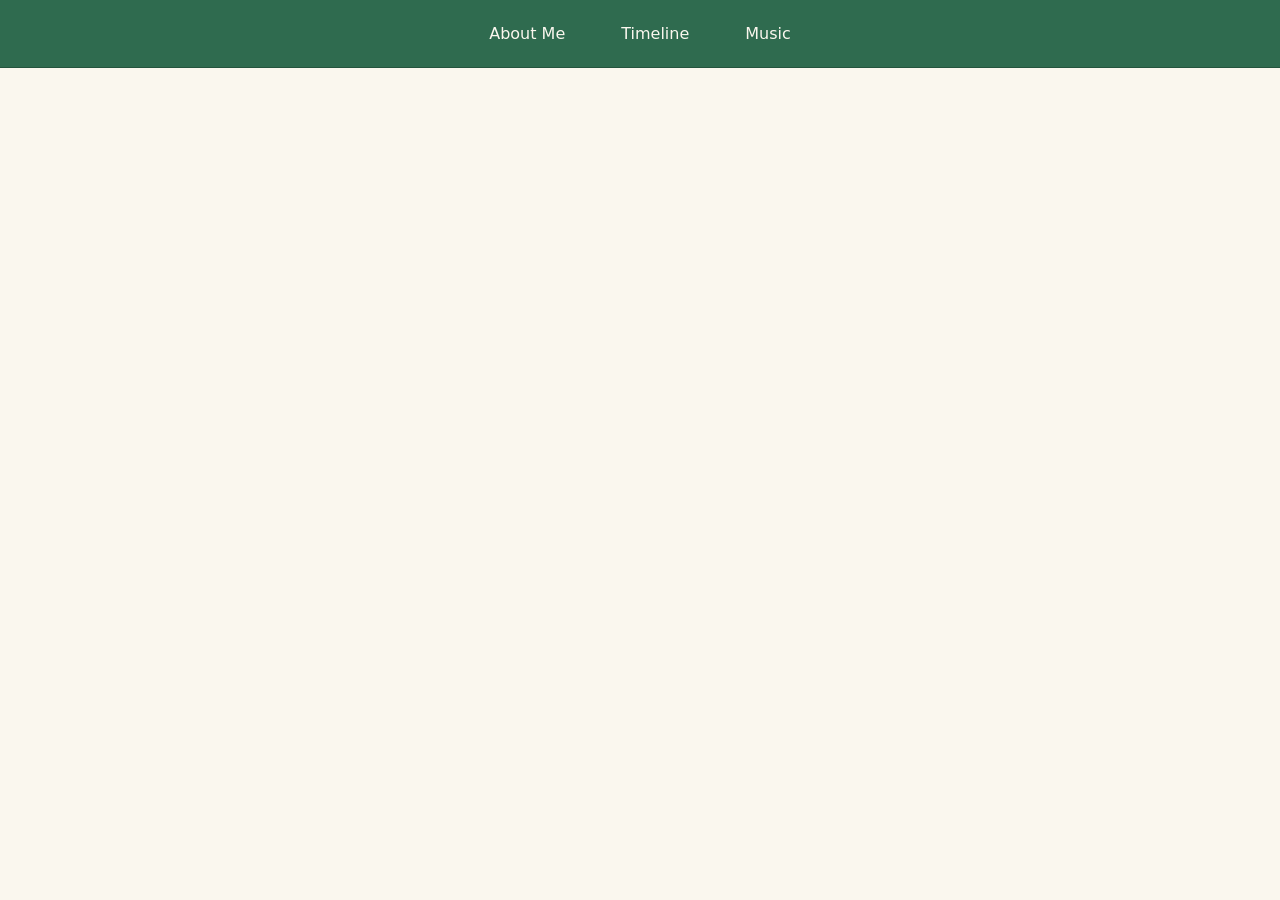
<file: index.csr.html>
<!doctype html>
<html lang="en" data-beasties-container="">
  <head>
    <meta charset="utf-8">
    <title>MyApp</title>
    <base href="/">
    <meta name="viewport" content="width=device-width, initial-scale=1">
    <link rel="icon" type="image/x-icon" href="favicon.ico">
  <style>body{margin:0;font-family:system-ui,sans-serif;color:#1f2937;background:#faf7ee}</style><link rel="stylesheet" href="styles-GLPR2ODJ.css" media="print" onload="this.media='all'"><noscript><link rel="stylesheet" href="styles-GLPR2ODJ.css"></noscript></head>
  <body ngcm="">
    <app-root></app-root>
  <script src="main-OMSEUQRA.js" type="module"></script></body>
</html>
</file>
<file: styles-GLPR2ODJ.css>
body{margin:0;font-family:system-ui,sans-serif;color:#1f2937;background:#faf7ee}
</file>
